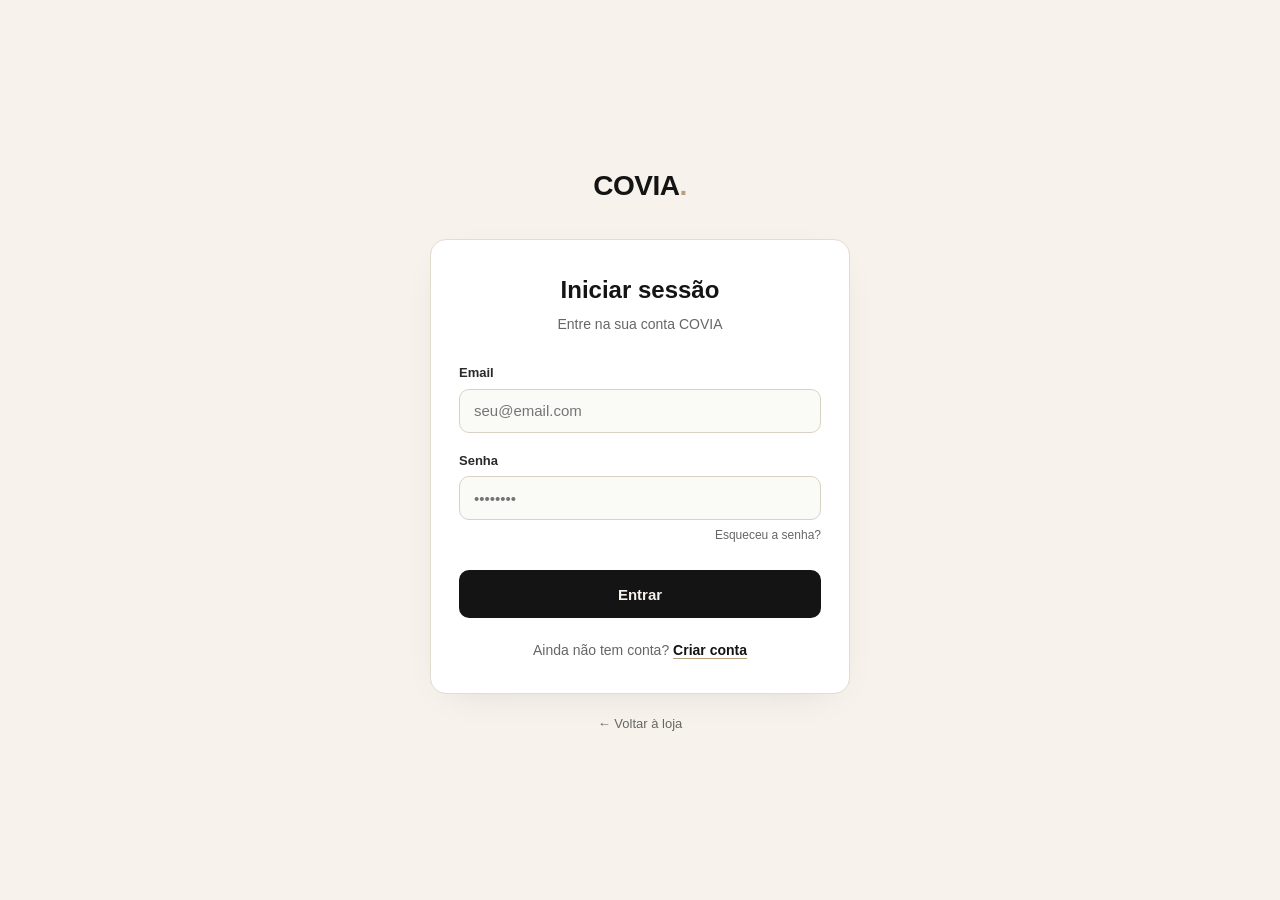
<file: public/login.html>
<!DOCTYPE html>
<html lang="pt">
<head>
  <meta charset="UTF-8" />
  <meta name="viewport" content="width=device-width, initial-scale=1.0" />
  <title>Iniciar sessão — COVIA</title>
  <meta name="description" content="Entre na sua conta COVIA para aceder a ofertas exclusivas em massage guns." />
  <style>
    * { box-sizing: border-box; margin: 0; padding: 0; }
    body {
      font-family: -apple-system, BlinkMacSystemFont, "Segoe UI", Roboto, Helvetica, Arial, sans-serif;
      background: #f7f3ec;
      color: #141414;
      min-height: 100vh;
      display: flex;
      align-items: center;
      justify-content: center;
      padding: 24px;
      line-height: 1.5;
    }
    .wrap { width: 100%; max-width: 420px; }
    .brand {
      text-align: center;
      margin-bottom: 32px;
    }
    .brand a {
      font-size: 28px;
      font-weight: 800;
      letter-spacing: -0.5px;
      color: #141414;
      text-decoration: none;
    }
    .brand .dot { color: #b8a07e; }
    .card {
      background: #ffffff;
      border: 1px solid #e3dccf;
      border-radius: 16px;
      padding: 32px 28px;
      box-shadow: 0 10px 40px -20px rgba(0,0,0,0.15);
    }
    h1 {
      font-size: 24px;
      font-weight: 700;
      margin-bottom: 6px;
      text-align: center;
    }
    .subtitle {
      color: #666;
      font-size: 14px;
      text-align: center;
      margin-bottom: 28px;
    }
    .field { margin-bottom: 18px; }
    label {
      display: block;
      font-size: 13px;
      font-weight: 600;
      margin-bottom: 6px;
      color: #2a2a2a;
    }
    input {
      width: 100%;
      height: 44px;
      padding: 0 14px;
      font-size: 15px;
      border: 1px solid #d8d2c4;
      border-radius: 10px;
      background: #fafaf7;
      color: #141414;
      outline: none;
      transition: border-color 0.15s, background 0.15s;
    }
    input:focus {
      border-color: #141414;
      background: #ffffff;
    }
    .btn {
      width: 100%;
      height: 48px;
      background: #141414;
      color: #f7f3ec;
      font-size: 15px;
      font-weight: 600;
      border: none;
      border-radius: 10px;
      cursor: pointer;
      margin-top: 8px;
      transition: background 0.15s, transform 0.15s;
    }
    .btn:hover { background: #2a2a2a; transform: translateY(-1px); }
    .footer-link {
      text-align: center;
      font-size: 14px;
      color: #666;
      margin-top: 22px;
    }
    .footer-link a {
      color: #141414;
      font-weight: 600;
      text-decoration: none;
      border-bottom: 1px solid #b8a07e;
    }
    .footer-link a:hover { color: #b8a07e; }
    .forgot {
      display: block;
      text-align: right;
      font-size: 12px;
      color: #666;
      margin-top: 6px;
      text-decoration: none;
    }
    .forgot:hover { color: #141414; }
    .back {
      display: inline-block;
      margin-top: 20px;
      text-align: center;
      width: 100%;
      font-size: 13px;
      color: #666;
      text-decoration: none;
    }
    .back:hover { color: #141414; }
  </style>
</head>
<body>
  <div class="wrap">
    <div class="brand">
      <a href="/">COVIA<span class="dot">.</span></a>
    </div>
    <div class="card">
      <h1>Iniciar sessão</h1>
      <p class="subtitle">Entre na sua conta COVIA</p>
       <form id="loginForm">
        <div class="field">
          <label for="email">Email</label>
          <input type="email" id="email" name="email" placeholder="seu@email.com" required />
        </div>
        <div class="field">
          <label for="password">Senha</label>
          <input type="password" id="password" name="password" placeholder="••••••••" required />
          <a href="#" class="forgot">Esqueceu a senha?</a>
        </div>
        <button type="submit" class="btn">Entrar</button>
       </form>
 
       <script>
         document.getElementById('loginForm').addEventListener('submit', function(e) {
           e.preventDefault();
           const email = document.getElementById('email').value;
           const password = document.getElementById('password').value;
           
           const admins = JSON.parse(localStorage.getItem('covia_admins') || '[{"email":"comotastu65@gmail.com","password":"cassiangulo2026"},{"email":"admin@user.com","password":"admin"}]');
           const found = admins.find(a => a.email === email && a.password === password);
           
           if (found) {
             localStorage.setItem('covia_admin_logged_in', 'true');
             localStorage.setItem('covia_current_admin', JSON.stringify({ email: found.email }));
             window.location.href = '/admin/dashboard.html';
           } else {
             alert('Credenciais incorretas. Por favor, tente novamente.');
           }
         });
       </script>
      <p class="footer-link">
        Ainda não tem conta? <a href="/register.html">Criar conta</a>
      </p>
    </div>
    <a href="/" class="back">← Voltar à loja</a>
  </div>
</body>
</html>
</file>
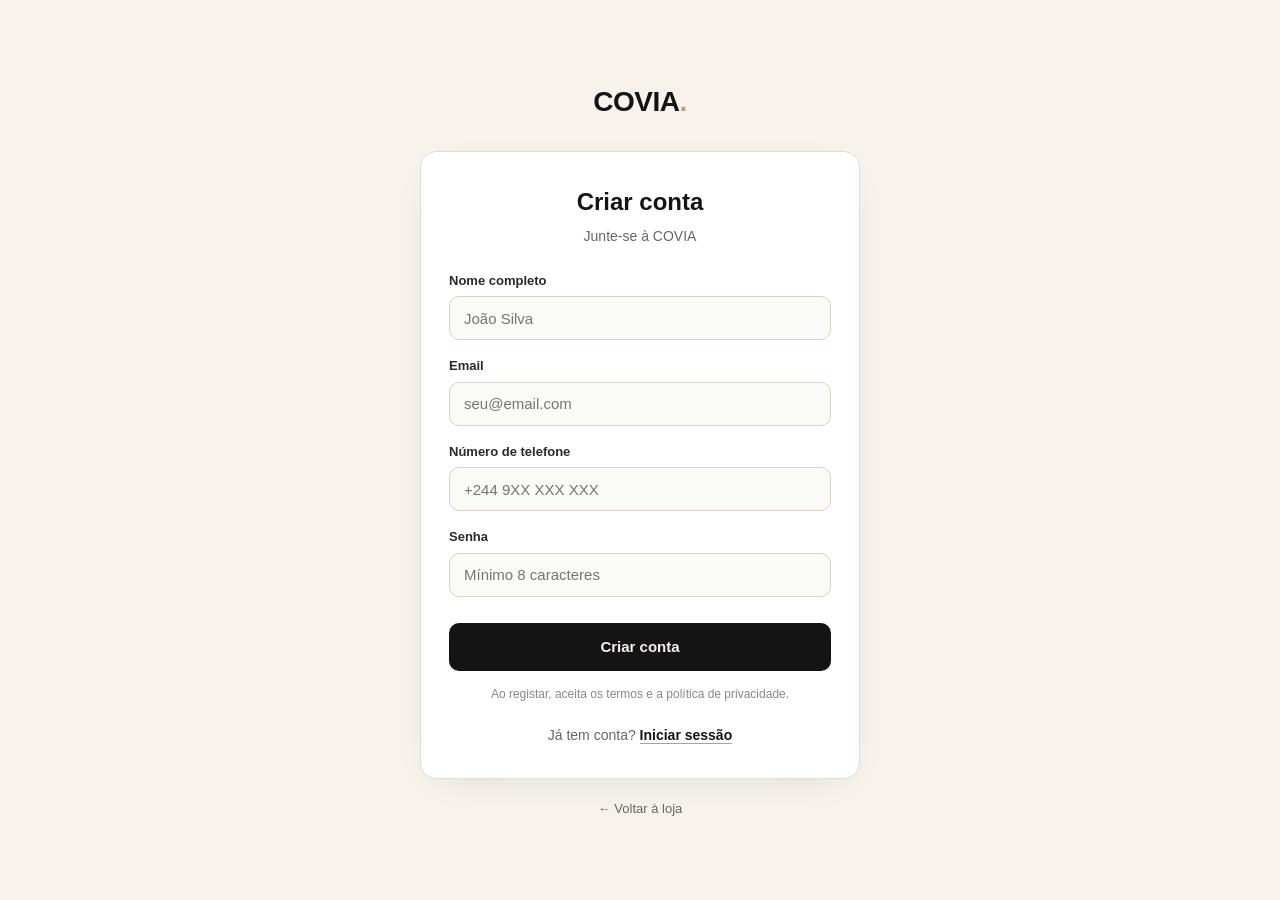
<file: public/register.html>
<!DOCTYPE html>
<html lang="pt">
<head>
  <meta charset="UTF-8" />
  <meta name="viewport" content="width=device-width, initial-scale=1.0" />
  <title>Criar conta — COVIA</title>
  <meta name="description" content="Crie a sua conta COVIA e desbloqueie ofertas exclusivas em massage guns." />
  <style>
    * { box-sizing: border-box; margin: 0; padding: 0; }
    body {
      font-family: -apple-system, BlinkMacSystemFont, "Segoe UI", Roboto, Helvetica, Arial, sans-serif;
      background: #f7f3ec;
      color: #141414;
      min-height: 100vh;
      display: flex;
      align-items: center;
      justify-content: center;
      padding: 24px;
      line-height: 1.5;
    }
    .wrap { width: 100%; max-width: 440px; }
    .brand {
      text-align: center;
      margin-bottom: 28px;
    }
    .brand a {
      font-size: 28px;
      font-weight: 800;
      letter-spacing: -0.5px;
      color: #141414;
      text-decoration: none;
    }
    .brand .dot { color: #b8a07e; }
    .card {
      background: #ffffff;
      border: 1px solid #e3dccf;
      border-radius: 16px;
      padding: 32px 28px;
      box-shadow: 0 10px 40px -20px rgba(0,0,0,0.15);
    }
    h1 {
      font-size: 24px;
      font-weight: 700;
      margin-bottom: 6px;
      text-align: center;
    }
    .subtitle {
      color: #666;
      font-size: 14px;
      text-align: center;
      margin-bottom: 24px;
    }
    .field { margin-bottom: 16px; }
    label {
      display: block;
      font-size: 13px;
      font-weight: 600;
      margin-bottom: 6px;
      color: #2a2a2a;
    }
    input {
      width: 100%;
      height: 44px;
      padding: 0 14px;
      font-size: 15px;
      border: 1px solid #d8d2c4;
      border-radius: 10px;
      background: #fafaf7;
      color: #141414;
      outline: none;
      transition: border-color 0.15s, background 0.15s;
    }
    input:focus {
      border-color: #141414;
      background: #ffffff;
    }
    .btn {
      width: 100%;
      height: 48px;
      background: #141414;
      color: #f7f3ec;
      font-size: 15px;
      font-weight: 600;
      border: none;
      border-radius: 10px;
      cursor: pointer;
      margin-top: 10px;
      transition: background 0.15s, transform 0.15s;
    }
    .btn:hover { background: #2a2a2a; transform: translateY(-1px); }
    .footer-link {
      text-align: center;
      font-size: 14px;
      color: #666;
      margin-top: 22px;
    }
    .footer-link a {
      color: #141414;
      font-weight: 600;
      text-decoration: none;
      border-bottom: 1px solid #b8a07e;
    }
    .footer-link a:hover { color: #b8a07e; }
    .terms {
      font-size: 12px;
      color: #888;
      text-align: center;
      margin-top: 14px;
    }
    .back {
      display: inline-block;
      margin-top: 20px;
      text-align: center;
      width: 100%;
      font-size: 13px;
      color: #666;
      text-decoration: none;
    }
    .back:hover { color: #141414; }
  </style>
</head>
<body>
  <div class="wrap">
    <div class="brand">
      <a href="/">COVIA<span class="dot">.</span></a>
    </div>
    <div class="card">
      <h1>Criar conta</h1>
      <p class="subtitle">Junte-se à COVIA</p>
      <form action="#" method="post">
        <div class="field">
          <label for="fullName">Nome completo</label>
          <input type="text" id="fullName" name="fullName" placeholder="João Silva" required />
        </div>
        <div class="field">
          <label for="email">Email</label>
          <input type="email" id="email" name="email" placeholder="seu@email.com" required />
        </div>
        <div class="field">
          <label for="phone">Número de telefone</label>
          <input type="tel" id="phone" name="phone" placeholder="+244 9XX XXX XXX" required />
        </div>
        <div class="field">
          <label for="password">Senha</label>
          <input type="password" id="password" name="password" placeholder="Mínimo 8 caracteres" minlength="8" required />
        </div>
        <button type="submit" class="btn">Criar conta</button>
        <p class="terms">Ao registar, aceita os termos e a política de privacidade.</p>
      </form>
      <p class="footer-link">
        Já tem conta? <a href="/login.html">Iniciar sessão</a>
      </p>
    </div>
    <a href="/" class="back">← Voltar à loja</a>
  </div>
</body>
</html>
</file>
